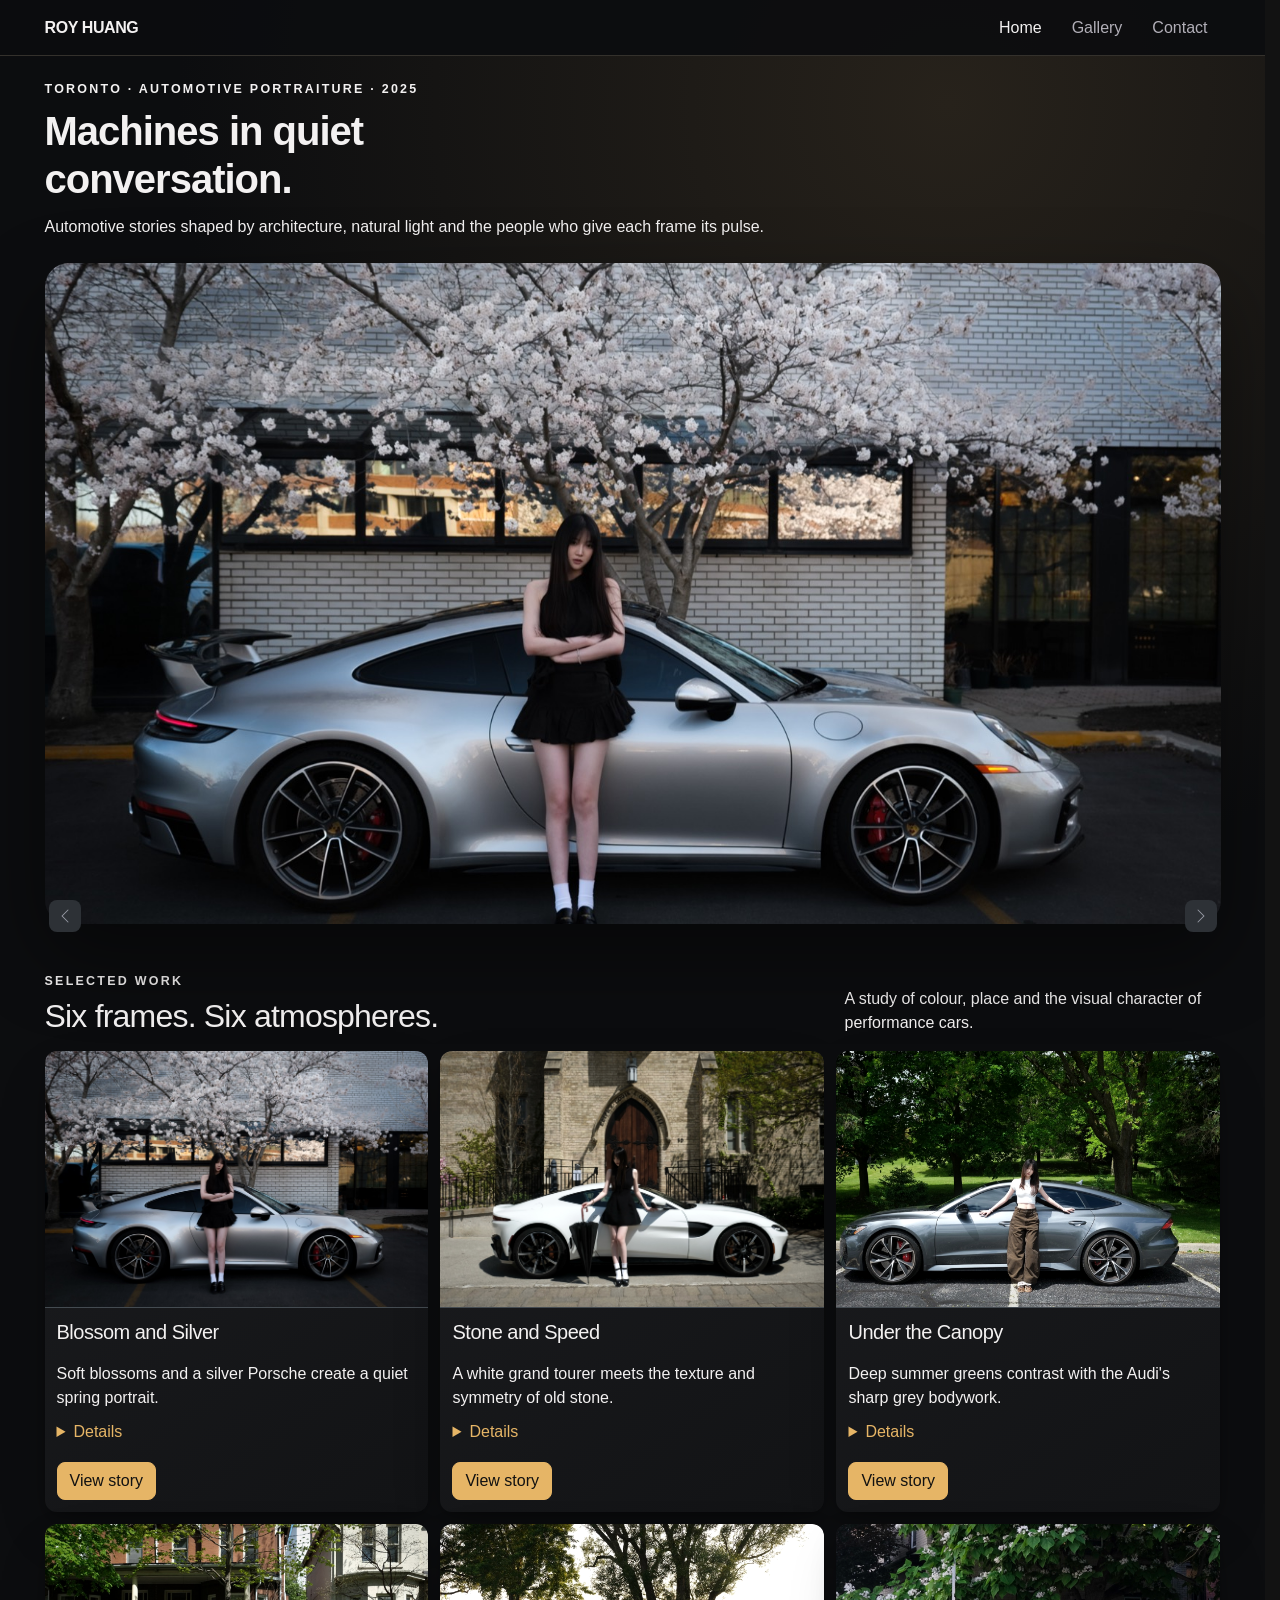
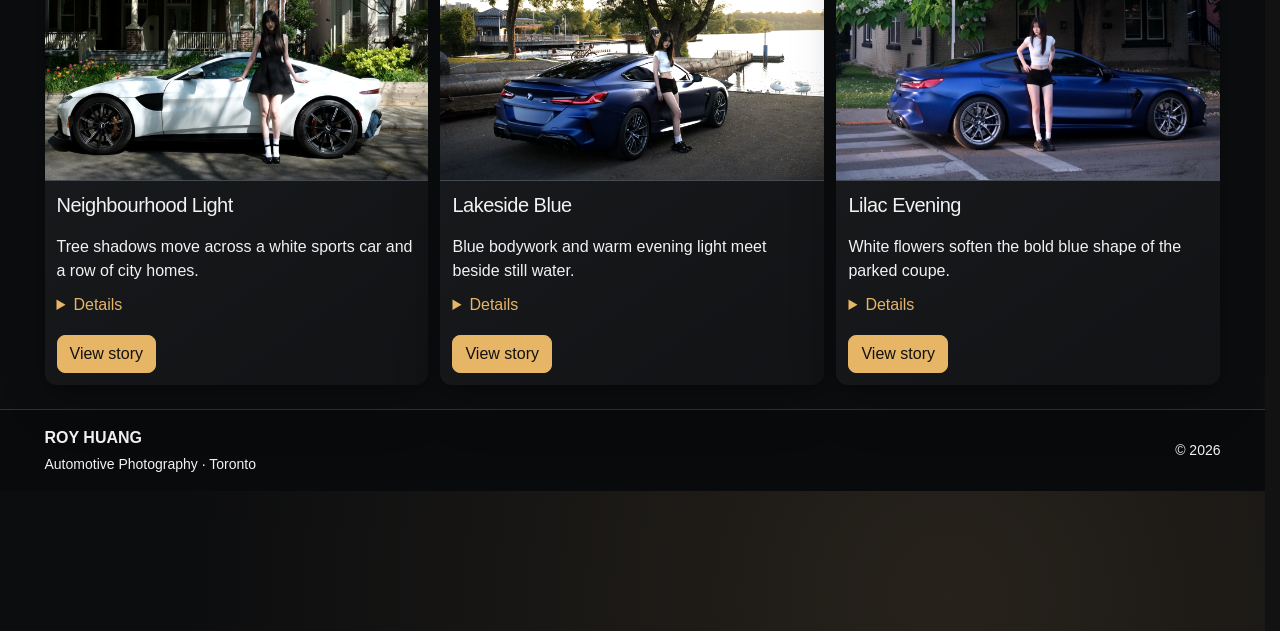
<file: index.html>
<!doctype html>
<html lang="en" data-bs-theme="dark">
<head>
  <meta charset="utf-8">
  <meta name="viewport" content="width=device-width, initial-scale=1">
  <meta name="description" content="Roy Huang's automotive portrait photography portfolio.">
  <title>Roy Huang Automotive Photography | Portfolio</title>
  <link rel="icon" href="data:image/svg+xml,<svg xmlns=%22http://www.w3.org/2000/svg%22 viewBox=%220 0 100 100%22><text y=%22.9em%22 font-size=%2290%22>🏁</text></svg>">
  <link rel="stylesheet" href="css/bootstrap.min.css">
  <link rel="stylesheet" href="css/style.css">
</head>
<body>
  <header>
    <nav class="navbar md:navbar-expand sticky-top border-bottom" aria-label="Primary navigation">
      <div class="container">
        <a class="navbar-brand fw-bold" href="index.html">ROY HUANG</a>
        <button class="navbar-toggler" type="button" data-bs-toggle="drawer" data-bs-target="#mainMenu" commandfor="mainMenu" command="show-modal" aria-controls="mainMenu" aria-label="Open navigation menu"><span class="navbar-toggler-icon"></span></button>
        <dialog class="drawer drawer-end" id="mainMenu" tabindex="-1" aria-labelledby="menuTitle">
          <div class="drawer-header">
            <h2 class="drawer-title h5" id="menuTitle">Navigation</h2>
            <button type="button" class="btn-close" data-bs-dismiss="drawer" commandfor="mainMenu" command="close" aria-label="Close navigation menu"></button>
          </div>
          <div class="drawer-body">
            <ul class="navbar-nav ms-auto">
              <li class="nav-item"><a class="nav-link active" aria-current="page" href="index.html">Home</a></li>
              <li class="nav-item"><a class="nav-link" href="#gallery">Gallery</a></li>
              <li class="nav-item"><a class="nav-link" href="contact.html">Contact</a></li>
            </ul>
          </div>
        </dialog>
      </div>
    </nav>
  </header>

  <main>
    <section aria-labelledby="portfolioTitle">
      <div class="container py-7">
        <p class="eyebrow text-uppercase text-primary fw-semibold mb-3">Toronto · Automotive portraiture · 2025</p>
        <h1 class="display-2 fw-semibold mb-4" id="portfolioTitle">Machines in quiet<br>conversation.</h1>
        <p class="lead fg-muted mb-0">Automotive stories shaped by architecture, natural light and the people who give each frame its pulse.</p>
      </div>
      <div id="heroCarousel" class="carousel carousel-overlay slide container pb-7" aria-label="Featured automotive photographs">
        <div class="carousel-inner">
          <div class="carousel-item active"><img src="images/porsche-blossoms.jpg" class="d-block w-100" alt="Portrait subject standing beside a silver Porsche beneath spring blossoms"></div>
          <div class="carousel-item"><img src="images/aston-church.jpg" class="d-block w-100" alt="Portrait subject beside a white Aston Martin in front of a stone church"></div>
          <div class="carousel-item"><img src="images/audi-green.jpg" class="d-block w-100" alt="Portrait subject leaning on a grey Audi under a canopy of green trees"></div>
        </div>
        <div class="carousel-overlay-controls d-flex justify-content-between">
          <button class="btn-icon btn-sm btn-subtle theme-secondary" type="button" data-bs-target="#heroCarousel" data-bs-slide="prev"><span class="carousel-icon-prev" aria-hidden="true"></span><span class="visually-hidden">Previous photograph</span></button>
          <button class="btn-icon btn-sm btn-subtle theme-secondary" type="button" data-bs-target="#heroCarousel" data-bs-slide="next"><span class="carousel-icon-next" aria-hidden="true"></span><span class="visually-hidden">Next photograph</span></button>
        </div>
      </div>
    </section>

    <section class="container py-7" id="gallery" aria-labelledby="galleryTitle">
      <div class="row align-items-end mb-5">
        <div class="col-12 md:col-8"><p class="eyebrow text-uppercase text-primary fw-semibold mb-2">Selected work</p><h2 class="display-5 mb-0" id="galleryTitle">Six frames. Six atmospheres.</h2></div>
        <div class="col-12 md:col-4"><p class="fg-muted mb-0">A study of colour, place and the visual character of performance cars.</p></div>
      </div>
      <div class="row g-4">
        <div class="col-12 md:col-6 lg:col-4"><article class="card h-100 border-0 shadow-lg overflow-hidden"><img src="images/porsche-blossoms.jpg" class="card-img-top" alt="Portrait subject beside a silver Porsche under pale spring blossoms"><div class="card-body p-4"><h3 class="h4 card-title mb-3">Blossom and Silver</h3><p class="card-text fg-muted">Soft blossoms and a silver Porsche create a quiet spring portrait.</p><details><summary>Details</summary><p class="mt-2">The wide composition uses the flowering branches as a natural frame while the car anchors the lower half of the scene.</p></details><button class="btn-solid theme-primary mt-3" type="button" data-bs-toggle="dialog" data-bs-target="#photoDialog1" commandfor="photoDialog1" command="show-modal">View story</button></div></article></div>
        <div class="col-12 md:col-6 lg:col-4"><article class="card h-100 border-0 shadow-lg overflow-hidden"><img src="images/aston-church.jpg" class="card-img-top" alt="Portrait subject with a white Aston Martin outside a stone church"><div class="card-body p-4"><h3 class="h4 card-title mb-3">Stone and Speed</h3><p class="card-text fg-muted">A white grand tourer meets the texture and symmetry of old stone.</p><details><summary>Details</summary><p class="mt-2">Strong midday light defines the car's profile, while the pointed doorway gives the portrait a formal architectural backdrop.</p></details><button class="btn-solid theme-primary mt-3" type="button" data-bs-toggle="dialog" data-bs-target="#photoDialog2" commandfor="photoDialog2" command="show-modal">View story</button></div></article></div>
        <div class="col-12 md:col-6 lg:col-4"><article class="card h-100 border-0 shadow-lg overflow-hidden"><img src="images/audi-green.jpg" class="card-img-top" alt="Portrait subject leaning on a grey Audi beneath dense green foliage"><div class="card-body p-4"><h3 class="h4 card-title mb-3">Under the Canopy</h3><p class="card-text fg-muted">Deep summer greens contrast with the Audi's sharp grey bodywork.</p><details><summary>Details</summary><p class="mt-2">The tree canopy fills the upper frame and creates a calm natural setting around the car and portrait subject.</p></details><button class="btn-solid theme-primary mt-3" type="button" data-bs-toggle="dialog" data-bs-target="#photoDialog3" commandfor="photoDialog3" command="show-modal">View story</button></div></article></div>
        <div class="col-12 md:col-6 lg:col-4"><article class="card h-100 border-0 shadow-lg overflow-hidden"><img src="images/mercedes-street.jpg" class="card-img-top" alt="Portrait subject beside a white Mercedes sports car on a leafy residential street"><div class="card-body p-4"><h3 class="h4 card-title mb-3">Neighbourhood Light</h3><p class="card-text fg-muted">Tree shadows move across a white sports car and a row of city homes.</p><details><summary>Details</summary><p class="mt-2">The layered houses, leaves and reflections turn an everyday street into a detailed editorial setting.</p></details><button class="btn-solid theme-primary mt-3" type="button" data-bs-toggle="dialog" data-bs-target="#photoDialog4" commandfor="photoDialog4" command="show-modal">View story</button></div></article></div>
        <div class="col-12 md:col-6 lg:col-4"><article class="card h-100 border-0 shadow-lg overflow-hidden"><img src="images/bmw-lakeside.jpg" class="card-img-top" alt="Portrait subject beside a blue BMW coupe at the edge of a lake"><div class="card-body p-4"><h3 class="h4 card-title mb-3">Lakeside Blue</h3><p class="card-text fg-muted">Blue bodywork and warm evening light meet beside still water.</p><details><summary>Details</summary><p class="mt-2">The illuminated lake opens the background, while the car's rear lights and saturated paint hold attention in the foreground.</p></details><button class="btn-solid theme-primary mt-3" type="button" data-bs-toggle="dialog" data-bs-target="#photoDialog5" commandfor="photoDialog5" command="show-modal">View story</button></div></article></div>
        <div class="col-12 md:col-6 lg:col-4"><article class="card h-100 border-0 shadow-lg overflow-hidden"><img src="images/bmw-lilac.jpg" class="card-img-top" alt="Portrait subject standing beside a blue BMW beneath white lilac flowers"><div class="card-body p-4"><h3 class="h4 card-title mb-3">Lilac Evening</h3><p class="card-text fg-muted">White flowers soften the bold blue shape of the parked coupe.</p><details><summary>Details</summary><p class="mt-2">The hanging blossoms form a bright ceiling over the darker scene, balancing the subject and car below.</p></details><button class="btn-solid theme-primary mt-3" type="button" data-bs-toggle="dialog" data-bs-target="#photoDialog6" commandfor="photoDialog6" command="show-modal">View story</button></div></article></div>
      </div>
    </section>

    <dialog class="dialog" id="photoDialog1" aria-labelledby="dialogTitle1"><div class="dialog-header"><h2 class="dialog-title h4" id="dialogTitle1">Blossom and Silver</h2><button class="btn-close" type="button" data-bs-dismiss="dialog" aria-label="Close"></button></div><div class="dialog-body"><p>This portrait pairs soft spring colour with the clean side profile of a silver Porsche.</p></div><div class="dialog-footer"><form method="dialog"><button class="btn-solid theme-primary" type="submit">Close</button></form></div></dialog>
    <dialog class="dialog" id="photoDialog2" aria-labelledby="dialogTitle2"><div class="dialog-header"><h2 class="dialog-title h4" id="dialogTitle2">Stone and Speed</h2><button class="btn-close" type="button" data-bs-dismiss="dialog" aria-label="Close"></button></div><div class="dialog-body"><p>The historic stone façade gives the modern white Aston Martin a strong sense of contrast and place.</p></div><div class="dialog-footer"><form method="dialog"><button class="btn-solid theme-primary" type="submit">Close</button></form></div></dialog>
    <dialog class="dialog" id="photoDialog3" aria-labelledby="dialogTitle3"><div class="dialog-header"><h2 class="dialog-title h4" id="dialogTitle3">Under the Canopy</h2><button class="btn-close" type="button" data-bs-dismiss="dialog" aria-label="Close"></button></div><div class="dialog-body"><p>The bright green canopy surrounds the grey Audi and makes its angular surfaces feel even more precise.</p></div><div class="dialog-footer"><form method="dialog"><button class="btn-solid theme-primary" type="submit">Close</button></form></div></dialog>
    <dialog class="dialog" id="photoDialog4" aria-labelledby="dialogTitle4"><div class="dialog-header"><h2 class="dialog-title h4" id="dialogTitle4">Neighbourhood Light</h2><button class="btn-close" type="button" data-bs-dismiss="dialog" aria-label="Close"></button></div><div class="dialog-body"><p>This frame uses a familiar residential street to give the white Mercedes portrait a relaxed, lived-in atmosphere.</p></div><div class="dialog-footer"><form method="dialog"><button class="btn-solid theme-primary" type="submit">Close</button></form></div></dialog>
    <dialog class="dialog" id="photoDialog5" aria-labelledby="dialogTitle5"><div class="dialog-header"><h2 class="dialog-title h4" id="dialogTitle5">Lakeside Blue</h2><button class="btn-close" type="button" data-bs-dismiss="dialog" aria-label="Close"></button></div><div class="dialog-body"><p>The lakeside sunset reflects warm light around the BMW while its deep blue paint remains the visual focus.</p></div><div class="dialog-footer"><form method="dialog"><button class="btn-solid theme-primary" type="submit">Close</button></form></div></dialog>
    <dialog class="dialog" id="photoDialog6" aria-labelledby="dialogTitle6"><div class="dialog-header"><h2 class="dialog-title h4" id="dialogTitle6">Lilac Evening</h2><button class="btn-close" type="button" data-bs-dismiss="dialog" aria-label="Close"></button></div><div class="dialog-body"><p>The flowering branches and shadowed brick create a soft frame around the blue coupe and portrait subject.</p></div><div class="dialog-footer"><form method="dialog"><button class="btn-solid theme-primary" type="submit">Close</button></form></div></dialog>
  </main>

  <footer class="py-5 border-top"><div class="container d-flex justify-content-between align-items-center"><div><p class="fw-semibold mb-1">ROY HUANG</p><p class="mb-0 small fg-muted">Automotive Photography · Toronto</p></div><p class="mb-0 small">© 2026</p></div></footer>
  <script type="module" src="js/bootstrap.bundle.min.js"></script>
</body>
</html>
</file>
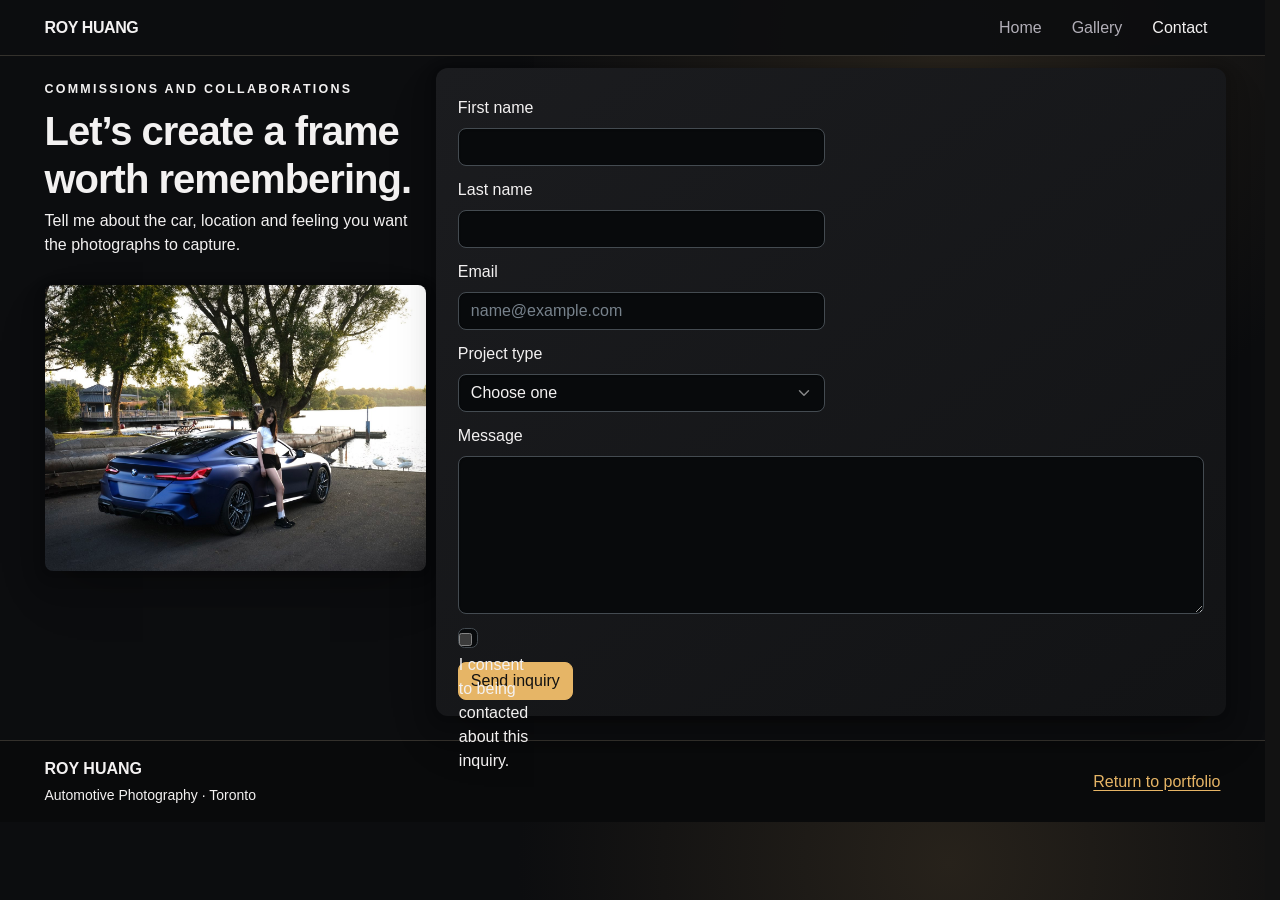
<file: contact.html>
<!doctype html>
<html lang="en" data-bs-theme="dark">
<head>
  <meta charset="utf-8">
  <meta name="viewport" content="width=device-width, initial-scale=1">
  <meta name="description" content="Contact automotive photographer Roy Huang about an automotive photography project.">
  <title>Contact Roy Huang | Automotive Photography</title>
  <link rel="icon" href="data:image/svg+xml,<svg xmlns=%22http://www.w3.org/2000/svg%22 viewBox=%220 0 100 100%22><text y=%22.9em%22 font-size=%2290%22>🏁</text></svg>">
  <link rel="stylesheet" href="css/bootstrap.min.css">
  <link rel="stylesheet" href="css/style.css">
</head>
<body>
  <header>
    <nav class="navbar md:navbar-expand sticky-top border-bottom" aria-label="Primary navigation">
      <div class="container">
        <a class="navbar-brand fw-bold" href="index.html">ROY HUANG</a>
        <button class="navbar-toggler" type="button" data-bs-toggle="drawer" data-bs-target="#mainMenu" commandfor="mainMenu" command="show-modal" aria-controls="mainMenu" aria-label="Open navigation menu"><span class="navbar-toggler-icon"></span></button>
        <dialog class="drawer drawer-end" id="mainMenu" tabindex="-1" aria-labelledby="menuTitle">
          <div class="drawer-header"><h2 class="drawer-title h5" id="menuTitle">Navigation</h2><button type="button" class="btn-close" data-bs-dismiss="drawer" commandfor="mainMenu" command="close" aria-label="Close navigation menu"></button></div>
          <div class="drawer-body"><ul class="navbar-nav ms-auto"><li class="nav-item"><a class="nav-link" href="index.html">Home</a></li><li class="nav-item"><a class="nav-link" href="index.html#gallery">Gallery</a></li><li class="nav-item"><a class="nav-link active" aria-current="page" href="contact.html">Contact</a></li></ul></div>
        </dialog>
      </div>
    </nav>
  </header>

  <main class="container py-7">
    <div class="row g-5 align-items-start">
      <div class="col-12 lg:col-4">
        <p class="eyebrow text-uppercase text-primary fw-semibold mb-3">Commissions and collaborations</p>
        <h1 class="display-3 fw-semibold">Let’s create a frame worth remembering.</h1>
        <p class="lead fg-muted">Tell me about the car, location and feeling you want the photographs to capture.</p>
        <img class="img-fluid rounded-5 shadow-lg mt-4" src="images/bmw-lakeside.jpg" alt="Blue BMW photographed beside a lake at sunset">
      </div>
      <div class="col-12 lg:col-8">
        <form class="row g-4 card border-0 shadow-lg p-5" action="#" method="post">
          <div class="col-12 md:col-6 form-field"><label for="firstName">First name</label><input class="form-control" type="text" id="firstName" name="firstName" autocomplete="given-name" required></div>
          <div class="col-12 md:col-6 form-field"><label for="lastName">Last name</label><input class="form-control" type="text" id="lastName" name="lastName" autocomplete="family-name" required></div>
          <div class="col-12 md:col-6 form-field"><label for="emailAddress">Email</label><input class="form-control" type="email" id="emailAddress" name="emailAddress" autocomplete="email" placeholder="name@example.com" required></div>
          <div class="col-12 md:col-6 form-field"><label for="projectType">Project type</label><select class="form-control" id="projectType" name="projectType" required><option value="">Choose one</option><option value="private">Private car session</option><option value="event">Meet or event coverage</option><option value="editorial">Editorial feature</option></select></div>
          <div class="col-12 form-field"><label for="message">Message</label><textarea class="form-control" id="message" name="message" rows="6" required></textarea></div>
          <div class="col-12 form-field"><div class="check"><input class="check-input" type="checkbox" id="consent" name="consent" required><label class="check-label" for="consent">I consent to being contacted about this inquiry.</label></div></div>
          <div class="col-12"><button class="btn-solid theme-primary" type="submit">Send inquiry</button></div>
        </form>
      </div>
    </div>
  </main>

  <footer class="py-5 border-top"><div class="container d-flex justify-content-between align-items-center"><div><p class="fw-semibold mb-1">ROY HUANG</p><p class="mb-0 small fg-muted">Automotive Photography · Toronto</p></div><a href="index.html">Return to portfolio</a></div></footer>
  <script type="module" src="js/bootstrap.bundle.min.js"></script>
</body>
</html>
</file>
<file: css/style.css>
:root {
  --bs-primary: #e6b566;
  --bs-primary-rgb: 230, 181, 102;
  --bs-body-bg: #0c0d0f;
  --bs-body-color: #f2f0eb;
  --bs-link-color: #e6b566;
  --bs-link-hover-color: #f5d69f;
}
body { background: radial-gradient(circle at 75% 5%, #27221b 0, #0c0d0f 35%); }
.navbar { background: rgb(12 13 15 / 94%); border-color: #34312c !important; }
.navbar-brand, h1, h2, h3 { letter-spacing: -.025em; }
.eyebrow { letter-spacing: .18em; font-size: .78rem; }
.carousel-inner { border-radius: 1.5rem; box-shadow: 0 2rem 5rem rgb(0 0 0 / 45%); }
.carousel-item img { aspect-ratio: 16 / 9; object-fit: cover; }
.card { background: linear-gradient(145deg, #1b1c1f, #121315); transition: transform .25s ease, box-shadow .25s ease; }
.card:hover { transform: translateY(-.4rem); box-shadow: 0 1.5rem 3.5rem rgb(0 0 0 / 50%) !important; }
.card-img-top { aspect-ratio: 3 / 2; object-fit: cover; filter: saturate(.88) contrast(1.04); }
summary { color: #e6b566; cursor: pointer; }
.btn-solid.theme-primary { background: #e6b566; border-color: #e6b566; color: #111; }
.btn-solid.theme-primary:hover, .btn-solid.theme-primary:focus-visible { background: #f5d69f; border-color: #f5d69f; color: #111; }
footer { background: #090a0b; border-color: #34312c !important; }
dialog::backdrop { background: rgb(0 0 0 / 75%); }
</file>
